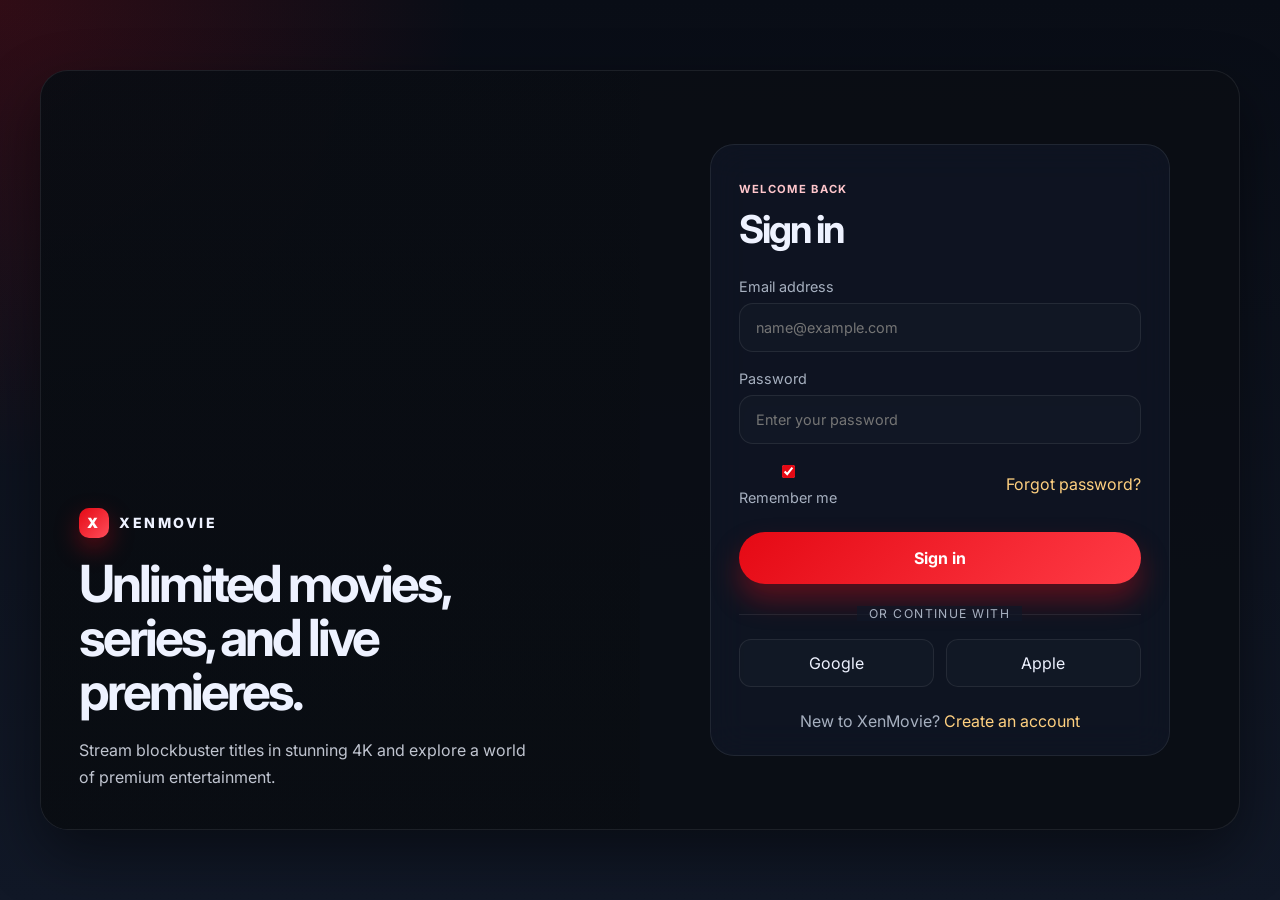
<file: login.html>
<?php
include 'db_connect.php';
?>
<!DOCTYPE html>
<html lang="en">
  <head>
    <meta charset="UTF-8" />
    <meta name="viewport" content="width=device-width, initial-scale=1.0" />
    <title>XenMovie | Sign In</title>
    <link rel="preconnect" href="https://fonts.googleapis.com" />
    <link rel="preconnect" href="https://fonts.gstatic.com" crossorigin />
    <link
      href="https://fonts.googleapis.com/css2?family=Inter:wght@400;500;600;700;800;900&display=swap"
      rel="stylesheet"
    />
    <link rel="stylesheet" href="css/styles.css" />
    <script src="js/main.js" defer></script>
  </head>
  <body class="auth-body">
    <div class="auth-shell">
      <aside class="auth-visual">
        <div class="auth-overlay"></div>
        <div class="auth-visual-content">
          <div class="brand-wrap">
            <div class="brand-mark">X</div>
            <span>XENMOVIE</span>
          </div>
          <h1>Unlimited movies, series, and live premieres.</h1>
          <p>Stream blockbuster titles in stunning 4K and explore a world of premium entertainment.</p>
        </div>
      </aside>

      <main class="auth-panel">
        <div class="auth-card">
          <div class="auth-header">
            <span class="mini-label">Welcome back</span>
            <h2>Sign in</h2>
          </div>

          <form class="auth-form">
            <label>
              Email address
              <input type="email" placeholder="name@example.com" />
            </label>
            <label>
              Password
              <input type="password" placeholder="Enter your password" />
            </label>

            <div class="form-row">
              <label class="checkbox-row">
                <input type="checkbox" checked />
                <span>Remember me</span>
              </label>
              <a href="#">Forgot password?</a>
            </div>

            <button type="submit" class="primary-btn auth-btn">Sign in</button>
          </form>

          <div class="divider"><span>or continue with</span></div>

          <div class="social-grid">
            <button type="button">Google</button>
            <button type="button">Apple</button>
          </div>

          <p class="switch-copy">
            New to XenMovie?
            <a href="signup.html">Create an account</a>
          </p>
        </div>
      </main>
    </div>
  </body>
</html>
</file>
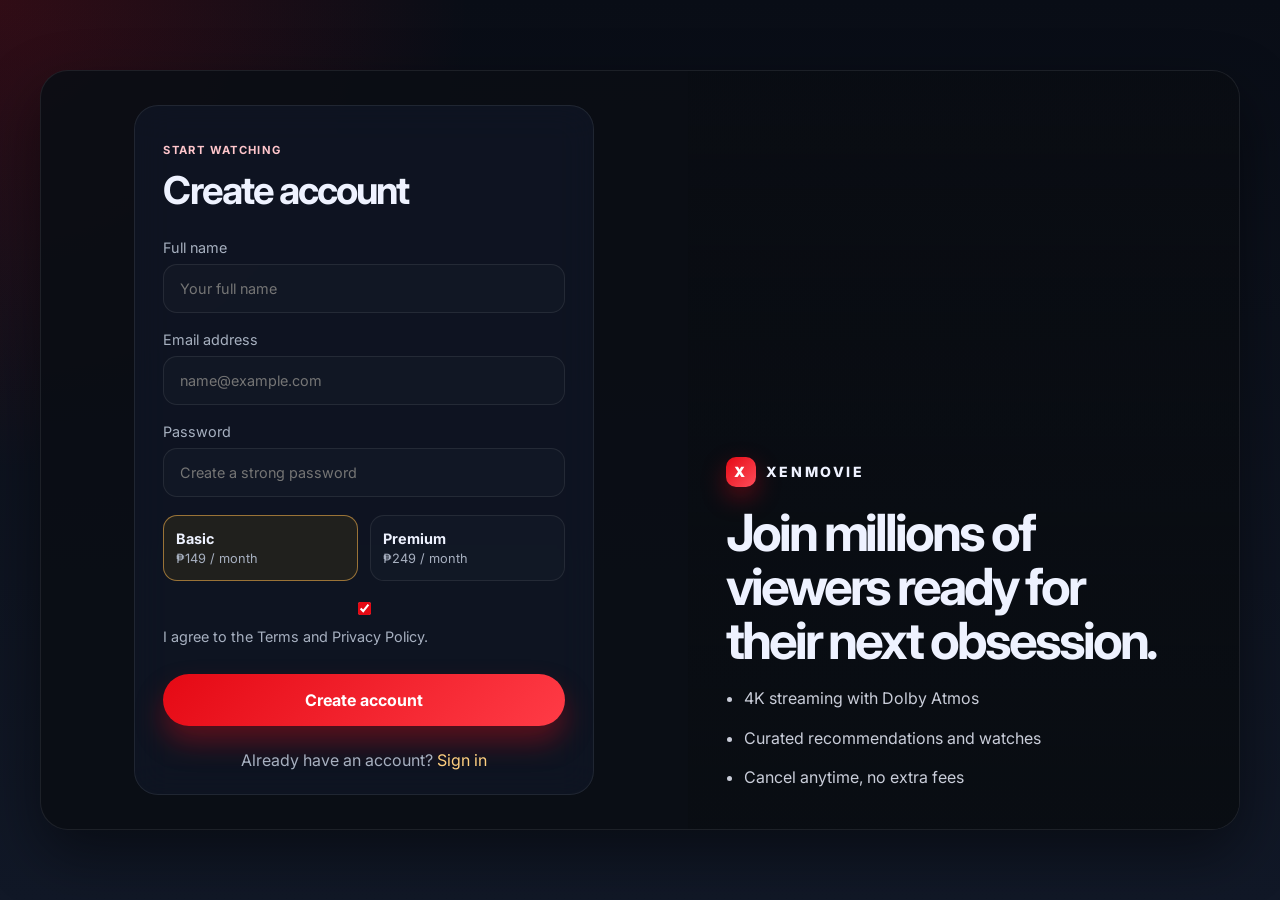
<file: signup.html>
<?php
include 'db_connect.php';
?>
<!DOCTYPE html>
<html lang="en">
  <head>
    <meta charset="UTF-8" />
    <meta name="viewport" content="width=device-width, initial-scale=1.0" />
    <title>XenMovie | Create Account</title>
    <link rel="preconnect" href="https://fonts.googleapis.com" />
    <link rel="preconnect" href="https://fonts.gstatic.com" crossorigin />
    <link
      href="https://fonts.googleapis.com/css2?family=Inter:wght@400;500;600;700;800;900&display=swap"
      rel="stylesheet"
    />
    <link rel="stylesheet" href="css/styles.css" />
    <script src="js/main.js" defer></script>
  </head>
  <body class="auth-body alt-auth-body">
    <div class="auth-shell auth-shell-signup">
      <main class="auth-panel auth-panel-signup">
        <div class="auth-card auth-card-signup">
          <div class="auth-header">
            <span class="mini-label">Start watching</span>
            <h2>Create account</h2>
          </div>

          <form class="auth-form">
            <label>
              Full name
              <input type="text" placeholder="Your full name" />
            </label>
            <label>
              Email address
              <input type="email" placeholder="name@example.com" />
            </label>
            <label>
              Password
              <input type="password" placeholder="Create a strong password" />
            </label>

            <div class="plan-grid">
              <label class="plan-option selected">
                <input type="radio" name="plan" checked />
                <span>
                  <strong>Basic</strong>
                  <em>₱149 / month</em>
                </span>
              </label>
              <label class="plan-option">
                <input type="radio" name="plan" />
                <span>
                  <strong>Premium</strong>
                  <em>₱249 / month</em>
                </span>
              </label>
            </div>

            <label class="checkbox-row checkbox-row-large">
              <input type="checkbox" checked />
              <span>I agree to the Terms and Privacy Policy.</span>
            </label>

            <button type="submit" class="primary-btn auth-btn">Create account</button>
          </form>

          <p class="switch-copy">
            Already have an account?
            <a href="login.html">Sign in</a>
          </p>
        </div>
      </main>

      <aside class="auth-visual auth-visual-signup">
        <div class="auth-overlay"></div>
        <div class="auth-visual-content">
          <div class="brand-wrap">
            <div class="brand-mark">X</div>
            <span>XENMOVIE</span>
          </div>
          <h1>Join millions of viewers ready for their next obsession.</h1>
          <ul class="benefit-list">
            <li>4K streaming with Dolby Atmos</li>
            <li>Curated recommendations and watches</li>
            <li>Cancel anytime, no extra fees</li>
          </ul>
        </div>
      </aside>
    </div>
  </body>
</html>
</file>
<file: css/styles.css>
:root {
  --bg: #080b12;
  --bg-soft: #111827;
  --panel: rgba(17, 24, 39, 0.88);
  --panel-strong: rgba(10, 15, 24, 0.96);
  --card: rgba(19, 25, 36, 0.9);
  --card-hover: rgba(26, 34, 48, 0.96);
  --muted: #a7b0c0;
  --text: #eef2ff;
  --light: #ffffff;
  --accent: #e50914;
  --accent-2: #ffb703;
  --shadow: 0 24px 60px rgba(0, 0, 0, 0.45);
  --border: rgba(255, 255, 255, 0.08);
  --success: #2dd4bf;
}

* {
  box-sizing: border-box;
}

html {
  scroll-behavior: smooth;
}

body {
  margin: 0;
  font-family: "Inter", sans-serif;
  background:
    radial-gradient(circle at top, rgba(229, 9, 20, 0.12), transparent 30%),
    linear-gradient(180deg, #05070d 0%, #0b1018 100%);
  color: var(--text);
}

a {
  color: inherit;
  text-decoration: none;
}

button,
input {
  font: inherit;
}

img {
  display: block;
  width: 100%;
}

.page-shell {
  max-width: 1420px;
  margin: 0 auto;
  padding: 22px 28px 60px;
}

.topbar {
  position: sticky;
  top: 16px;
  z-index: 30;
  display: flex;
  align-items: center;
  justify-content: space-between;
  gap: 28px;
  padding: 18px 28px;
  border: 1px solid var(--border);
  background: rgba(11, 16, 24, 0.76);
  backdrop-filter: blur(16px);
  border-radius: 18px;
  box-shadow: var(--shadow);
}

.brand-wrap {
  display: inline-flex;
  align-items: center;
  gap: 10px;
  font-size: 0.88rem;
  letter-spacing: 0.18em;
  font-weight: 800;
}

.brand-mark {
  width: 30px;
  height: 30px;
  display: grid;
  place-items: center;
  border-radius: 10px;
  background: linear-gradient(135deg, var(--accent), #ff4d5a);
  color: var(--light);
  font-weight: 900;
  box-shadow: 0 10px 24px rgba(229, 9, 20, 0.38);
}

.main-nav {
  display: flex;
  align-items: center;
  justify-content: center;
  gap: 26px;
  color: var(--muted);
  font-size: 0.96rem;
  flex-wrap: wrap;
}

.nav-link {
  position: relative;
  padding: 8px 0;
  transition: color 0.2s ease, transform 0.2s ease;
}

.nav-link::after {
  content: "";
  position: absolute;
  left: 0;
  bottom: -6px;
  width: 100%;
  height: 2px;
  background: linear-gradient(90deg, var(--accent), var(--accent-2));
  transform: scaleX(0);
  transform-origin: center;
  transition: transform 0.28s ease;
  border-radius: 999px;
}

.nav-link:hover,
.nav-link.active {
  color: var(--light);
  transform: translateY(-1px);
}

.nav-link:hover::after,
.nav-link.active::after {
  transform: scaleX(1);
}

.nav-actions {
  display: flex;
  align-items: center;
  gap: 12px;
}

.icon-btn {
  width: 42px;
  height: 42px;
  border: 1px solid var(--border);
  border-radius: 12px;
  background: rgba(255, 255, 255, 0.02);
  color: var(--light);
  cursor: pointer;
  transition: transform 0.25s ease, border-color 0.25s ease;
}

.icon-btn:hover {
  transform: translateY(-1px);
  border-color: rgba(255, 255, 255, 0.2);
}

.profile-pill {
  display: inline-flex;
  align-items: center;
  gap: 10px;
  padding: 8px 12px 8px 8px;
  border-radius: 999px;
  border: 1px solid var(--border);
  background: rgba(255, 255, 255, 0.03);
}

.profile-pill img {
  width: 32px;
  height: 32px;
  border-radius: 50%;
  object-fit: cover;
}

.content {
  padding-top: 22px;
}

.hero-banner {
  position: relative;
  min-height: 580px;
  display: flex;
  align-items: flex-end;
  padding: 52px 40px 34px;
  border: 1px solid var(--border);
  border-radius: 28px;
  overflow: hidden;
  background:
    linear-gradient(90deg, rgba(5, 7, 13, 0.92) 0%, rgba(5, 7, 13, 0.66) 28%, rgba(5, 7, 13, 0.14) 100%),
    url("https://images.unsplash.com/photo-1517604931442-7e0c8ed2963c?auto=format&fit=crop&w=1500&q=80") center/cover no-repeat;
  box-shadow: var(--shadow);
  transition: background-position 0.8s ease, transform 0.8s ease, filter 0.8s ease;
}

.hero-banner:hover {
  transform: translateY(-2px);
  filter: saturate(1.08);
}

.hero-content {
  position: relative;
  z-index: 2;
  max-width: 560px;
}

.eyebrow {
  margin: 0 0 14px;
  color: #ffc8cd;
  letter-spacing: 0.14em;
  text-transform: uppercase;
  font-size: 0.75rem;
  font-weight: 700;
}

.hero-content h1 {
  margin: 0;
  font-size: clamp(2.8rem, 6vw, 5rem);
  line-height: 0.9;
  letter-spacing: -0.06em;
}

.meta-row {
  display: flex;
  flex-wrap: wrap;
  gap: 12px;
  margin-top: 20px;
  color: var(--muted);
  font-size: 0.8rem;
}

.meta-row span {
  padding: 7px 12px;
  border: 1px solid rgba(255, 255, 255, 0.08);
  border-radius: 999px;
  background: rgba(17, 24, 39, 0.5);
}

.hero-description {
  margin: 18px 0 0;
  max-width: 520px;
  line-height: 1.7;
  color: rgba(238, 242, 255, 0.82);
  font-size: 1.04rem;
}

.hero-actions {
  display: flex;
  flex-wrap: wrap;
  gap: 16px;
  margin-top: 30px;
}

.primary-btn,
.secondary-btn {
  border: none;
  border-radius: 999px;
  padding: 16px 26px;
  font-weight: 700;
  cursor: pointer;
  transition: transform 0.25s ease, box-shadow 0.25s ease;
}

.primary-btn {
  background: linear-gradient(135deg, var(--accent), #ff3b46);
  color: var(--light);
  box-shadow: 0 16px 28px rgba(229, 9, 20, 0.35);
}

.secondary-btn {
  background: rgba(255, 255, 255, 0.08);
  color: var(--light);
  border: 1px solid rgba(255, 255, 255, 0.12);
}

.primary-btn:hover,
.secondary-btn:hover {
  transform: translateY(-2px);
}

.hero-metrics {
  display: flex;
  flex-wrap: wrap;
  gap: 22px;
  margin-top: 24px;
}

.hero-metrics div {
  display: flex;
  flex-direction: column;
  gap: 4px;
}

.hero-metrics strong {
  font-size: 1.3rem;
}

.hero-metrics span {
  color: var(--muted);
  font-size: 0.72rem;
  text-transform: uppercase;
  letter-spacing: 0.08em;
}

.genre-strip {
  display: flex;
  flex-wrap: wrap;
  gap: 14px;
  margin-top: 26px;
}

.genre-pill {
  border: 1px solid var(--border);
  background: rgba(255, 255, 255, 0.02);
  color: var(--muted);
  border-radius: 999px;
  padding: 10px 18px;
  cursor: pointer;
  transition: all 0.2s ease;
}

.genre-pill.active,
.genre-pill:hover {
  background: linear-gradient(135deg, rgba(229, 9, 20, 0.15), rgba(255, 183, 3, 0.12));
  color: var(--light);
  border-color: rgba(255, 255, 255, 0.16);
}

.movie-section {
  margin-top: 34px;
}

.section-heading {
  display: flex;
  align-items: center;
  justify-content: space-between;
  gap: 12px;
  margin-bottom: 18px;
}

.section-heading h2 {
  margin: 0;
  font-size: clamp(1.4rem, 2vw, 2rem);
}

.section-heading a {
  color: var(--muted);
  font-weight: 600;
}

.media-row {
  display: grid;
  grid-template-columns: repeat(6, minmax(0, 1fr));
  gap: 18px;
}

.movie-card {
  position: relative;
  aspect-ratio: 0.68;
  overflow: hidden;
  border-radius: 20px;
  border: 1px solid var(--border);
  background: #090d14;
  box-shadow: 0 20px 40px rgba(0, 0, 0, 0.2);
  transition: transform 0.3s ease, box-shadow 0.3s ease, border-color 0.3s ease;
}

.movie-card:hover {
  transform: translateY(-8px) scale(1.01);
  border-color: rgba(255, 255, 255, 0.12);
  box-shadow: 0 28px 46px rgba(0, 0, 0, 0.34);
}

.movie-card img {
  height: 100%;
  object-fit: cover;
}

.movie-card::after {
  content: "";
  position: absolute;
  inset: 0;
  background: linear-gradient(180deg, rgba(0, 0, 0, 0.02) 0%, rgba(0, 0, 0, 0.82) 100%);
}

.movie-info {
  position: absolute;
  inset: auto 0 0;
  z-index: 1;
  padding: 18px 16px 16px;
}

.movie-topline {
  display: flex;
  align-items: center;
  justify-content: space-between;
  gap: 10px;
  margin-bottom: 6px;
  color: #fff;
  font-size: 0.72rem;
  letter-spacing: 0.08em;
  text-transform: uppercase;
}

.movie-topline .rating {
  display: inline-flex;
  align-items: center;
  gap: 4px;
  color: #ffd166;
}

.movie-info h3 {
  margin: 0;
  font-size: 1.1rem;
  line-height: 1.2;
}

.movie-meta {
  display: flex;
  align-items: center;
  justify-content: space-between;
  gap: 8px;
  margin-top: 10px;
  color: rgba(238, 242, 255, 0.8);
  font-size: 0.85rem;
}

.movie-price {
  font-weight: 700;
  color: #ffcf70;
}

.feature-grid {
  display: grid;
  grid-template-columns: 1.5fr 1fr;
  gap: 18px;
  margin-top: 32px;
}

.feature-card {
  position: relative;
  min-height: 290px;
  border-radius: 26px;
  overflow: hidden;
  border: 1px solid var(--border);
  box-shadow: var(--shadow);
}

.feature-card-large {
  background:
    linear-gradient(90deg, rgba(7, 10, 15, 0.72) 0%, rgba(7, 10, 15, 0.2) 50%, rgba(7, 10, 15, 0.45) 100%),
    url("https://images.unsplash.com/photo-1497032628192-86f99bcd76bc?auto=format&fit=crop&w=1200&q=80") center/cover no-repeat;
}

.feature-card-small {
  background:
    linear-gradient(180deg, rgba(7, 10, 15, 0.4), rgba(7, 10, 15, 0.86)),
    url("https://images.unsplash.com/photo-1516280440614-37939bbacd81?auto=format&fit=crop&w=900&q=80") center/cover no-repeat;
}

.feature-copy {
  position: absolute;
  inset: auto 0 0;
  padding: 24px 24px 22px;
}

.feature-tag {
  display: inline-block;
  padding: 7px 10px;
  margin-bottom: 12px;
  border-radius: 999px;
  background: rgba(255, 255, 255, 0.08);
  border: 1px solid rgba(255, 255, 255, 0.1);
  color: #ffe3e5;
  font-size: 0.7rem;
  letter-spacing: 0.1em;
  text-transform: uppercase;
}

.feature-copy h3 {
  margin: 0;
  font-size: clamp(1.5rem, 3vw, 2.5rem);
  letter-spacing: -0.04em;
}

.feature-copy p {
  margin: 10px 0 12px;
  max-width: 380px;
  color: rgba(238, 242, 255, 0.8);
  line-height: 1.7;
}

.feature-meta {
  display: flex;
  flex-wrap: wrap;
  gap: 20px;
  color: #fff;
  font-weight: 600;
}

.site-footer {
  margin-top: 48px;
  padding: 26px 0 0;
  border-top: 1px solid var(--border);
  display: flex;
  align-items: center;
  justify-content: space-between;
  gap: 20px;
  flex-wrap: wrap;
  color: var(--muted);
}

.footer-brand {
  margin-right: 10px;
}

.footer-links {
  display: flex;
  flex-wrap: wrap;
  gap: 18px;
}

.auth-body {
  min-height: 100vh;
  display: grid;
  place-items: center;
  padding: 24px;
  background:
    radial-gradient(circle at top left, rgba(229, 9, 20, 0.18), transparent 30%),
    linear-gradient(180deg, #090d16 0%, #111827 100%);
}

.auth-shell {
  width: min(1200px, 100%);
  min-height: 760px;
  display: grid;
  grid-template-columns: 1fr 1fr;
  background: rgba(10, 14, 20, 0.9);
  border: 1px solid var(--border);
  border-radius: 28px;
  overflow: hidden;
  box-shadow: var(--shadow);
}

.auth-shell-signup {
  grid-template-columns: 1.08fr 0.92fr;
}

.auth-visual {
  position: relative;
  min-height: 100%;
  padding: 38px;
  background:
    linear-gradient(180deg, rgba(7, 10, 15, 0.2), rgba(7, 10, 15, 0.84)),
    url("https://images.unsplash.com/photo-1478720568477-152d9b164e26?auto=format&fit=crop&w=1200&q=80") center/cover no-repeat;
}

.auth-visual-signup {
  background:
    linear-gradient(180deg, rgba(7, 10, 15, 0.28), rgba(7, 10, 15, 0.9)),
    url("https://images.unsplash.com/photo-1489599849927-2ee91cede3ba?auto=format&fit=crop&w=1200&q=80") center/cover no-repeat;
}

.auth-overlay {
  position: absolute;
  inset: 0;
  background: linear-gradient(180deg, rgba(10, 14, 20, 0.16), rgba(10, 14, 20, 0.72));
}

.auth-visual-content {
  position: relative;
  z-index: 1;
  height: 100%;
  display: flex;
  flex-direction: column;
  justify-content: flex-end;
  gap: 18px;
}

.auth-visual-content h1 {
  margin: 0;
  max-width: 440px;
  font-size: clamp(2.2rem, 4vw, 4rem);
  line-height: 1.06;
  letter-spacing: -0.06em;
}

.auth-visual-content p {
  margin: 0;
  max-width: 460px;
  color: rgba(238, 242, 255, 0.8);
  line-height: 1.7;
}

.auth-panel {
  display: grid;
  place-items: center;
  padding: 28px;
}

.auth-card {
  width: min(100%, 460px);
  padding: 32px 28px 24px;
  border-radius: 24px;
  border: 1px solid var(--border);
  background: rgba(17, 24, 39, 0.7);
  backdrop-filter: blur(18px);
}

.auth-header {
  margin-bottom: 26px;
}

.mini-label {
  display: inline-block;
  margin-bottom: 10px;
  color: #ffc6cc;
  text-transform: uppercase;
  letter-spacing: 0.12em;
  font-size: 0.7rem;
  font-weight: 700;
}

.auth-header h2 {
  margin: 0;
  font-size: clamp(2rem, 3vw, 2.7rem);
  letter-spacing: -0.05em;
}

.auth-form {
  display: grid;
  gap: 18px;
}

.auth-form label {
  display: grid;
  gap: 8px;
  color: var(--muted);
  font-size: 0.9rem;
}

.auth-form input[type="text"],
.auth-form input[type="email"],
.auth-form input[type="password"] {
  width: 100%;
  border: 1px solid var(--border);
  background: rgba(255, 255, 255, 0.02);
  border-radius: 14px;
  color: var(--text);
  padding: 15px 16px;
  outline: none;
  transition: border-color 0.2s ease, box-shadow 0.2s ease;
}

.auth-form input:focus {
  border-color: rgba(255, 255, 255, 0.22);
  box-shadow: 0 0 0 3px rgba(229, 9, 20, 0.12);
}

.form-row {
  display: flex;
  align-items: center;
  justify-content: space-between;
  gap: 12px;
  color: var(--muted);
}

.checkbox-row {
  display: flex;
  align-items: center;
  gap: 10px;
  font-size: 0.82rem;
}

.checkbox-row input {
  accent-color: var(--accent);
}

.form-row a,
.switch-copy a {
  color: #ffd080;
}

.auth-btn {
  width: 100%;
  margin-top: 8px;
}

.divider {
  position: relative;
  margin: 22px 0 18px;
  text-align: center;
  color: var(--muted);
  font-size: 0.76rem;
  text-transform: uppercase;
  letter-spacing: 0.12em;
}

.divider::before {
  content: "";
  position: absolute;
  inset: 50% 0 auto;
  height: 1px;
  background: var(--border);
}

.divider span {
  position: relative;
  z-index: 1;
  display: inline-block;
  padding: 0 12px;
  background: rgba(17, 24, 39, 0.7);
}

.social-grid {
  display: grid;
  grid-template-columns: repeat(2, minmax(0, 1fr));
  gap: 12px;
}

.social-grid button {
  border: 1px solid var(--border);
  border-radius: 12px;
  padding: 13px 14px;
  background: rgba(255, 255, 255, 0.02);
  color: var(--text);
  cursor: pointer;
}

.switch-copy {
  margin: 24px 0 0;
  text-align: center;
  color: var(--muted);
}

.plan-grid {
  display: grid;
  grid-template-columns: repeat(2, minmax(0, 1fr));
  gap: 12px;
}

.plan-option {
  position: relative;
  display: block;
  padding: 14px 12px;
  border: 1px solid var(--border);
  border-radius: 14px;
  background: rgba(255, 255, 255, 0.02);
  cursor: pointer;
  transition: border-color 0.2s ease, transform 0.2s ease;
}

.plan-option.selected {
  border-color: rgba(255, 184, 77, 0.55);
  background: rgba(255, 183, 3, 0.08);
}

.plan-option:hover {
  transform: translateY(-1px);
}

.plan-option input {
  position: absolute;
  inset: 0;
  opacity: 0;
  cursor: pointer;
}

.plan-option span {
  display: flex;
  flex-direction: column;
  gap: 4px;
  color: var(--text);
}

.plan-option em {
  font-style: normal;
  color: var(--muted);
  font-size: 0.8rem;
}

.checkbox-row-large {
  align-items: flex-start;
  line-height: 1.5;
}

.benefit-list {
  margin: 0;
  padding-left: 18px;
  color: rgba(238, 242, 255, 0.84);
  display: grid;
  gap: 12px;
  line-height: 1.7;
}

.reveal {
  opacity: 0;
  transform: translateY(18px);
  transition: opacity 0.6s ease, transform 0.6s ease;
}

.reveal.visible {
  opacity: 1;
  transform: translateY(0);
}

@media (max-width: 1100px) {
  .media-row {
    grid-template-columns: repeat(3, minmax(0, 1fr));
  }

  .auth-shell,
  .auth-shell-signup {
    grid-template-columns: 1fr;
  }

  .auth-visual {
    min-height: 320px;
  }
}

@media (max-width: 860px) {
  .topbar {
    flex-wrap: wrap;
    justify-content: center;
  }

  .main-nav {
    order: 3;
    width: 100%;
    justify-content: flex-start;
    overflow-x: auto;
    padding-bottom: 6px;
    scrollbar-width: none;
  }

  .main-nav::-webkit-scrollbar {
    display: none;
  }

  .nav-link {
    white-space: nowrap;
  }

  .feature-grid {
    grid-template-columns: 1fr;
  }
}

@media (max-width: 680px) {
  .page-shell {
    padding: 18px 16px 42px;
  }

  .topbar {
    padding: 16px 18px;
    border-radius: 16px;
  }

    .brand-wrap {
    letter-spacing: 0.1em;
    font-size: 0.72rem;
  }

  .main-nav {
    gap: 18px;
    font-size: 0.85rem;
  }

  .nav-actions {
    width: 100%;
    justify-content: center;
  }

  .hero-banner {
    min-height: 500px;
    padding: 28px 20px 22px;
    border-radius: 20px;
  }

  .hero-content h1 {
    font-size: 3rem;
  }

  .hero-actions {
    flex-direction: column;
    align-items: stretch;
  }

  .primary-btn,
  .secondary-btn {
    width: 100%;
  }

  .media-row {
    grid-template-columns: repeat(2, minmax(0, 1fr));
  }

  .auth-body {
    padding: 14px;
  }

  .auth-card {
    padding: 22px 18px 18px;
  }

  .plan-grid,
  .social-grid {
    grid-template-columns: 1fr;
  }
}
</file>
